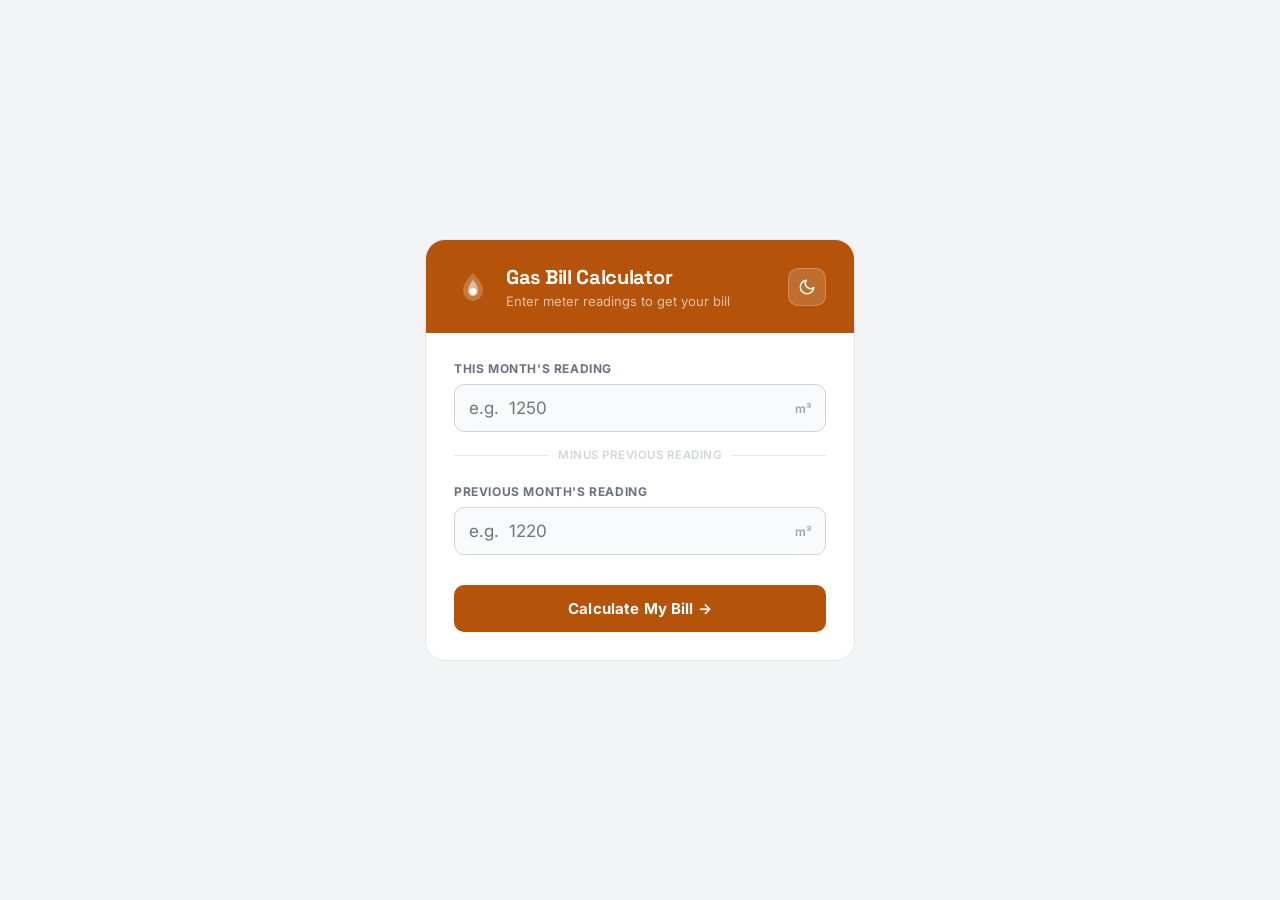
<file: index.html>
<!DOCTYPE html>
<html lang="en">
<head>
  <meta charset="UTF-8" />
  <meta name="viewport" content="width=device-width, initial-scale=1.0" />
  <title>Gas Bill Calculator</title>
  <link href="https://fonts.googleapis.com/css2?family=Inter:wght@400;500;600;700&family=Space+Grotesk:wght@600;700&display=swap" rel="stylesheet" />
  <style>
    *, *::before, *::after { box-sizing: border-box; margin: 0; padding: 0; }

    body {
      min-height: 100vh;
      background: #F3F4F6;
      display: flex;
      align-items: center;
      justify-content: center;
      font-family: 'Inter', system-ui, -apple-system, sans-serif;
      padding: 24px 16px;
      color: #111827;
      transition: background 0.25s, color 0.25s;
    }

    /* ── Card ── */
    #gbc-card {
      background: #fff;
      border-radius: 20px;
      width: 100%;
      max-width: 430px;
      border: 1px solid #E5E7EB;
      overflow: hidden;
      transition: background 0.25s, border-color 0.25s;
    }

    /* ── Header ── */
    #gbc-header {
      background: #B45309;
      padding: 24px 28px;
      display: flex;
      align-items: center;
      gap: 14px;
    }

    #gbc-header-text {
      flex: 1;
    }

    #gbc-header-text h2 {
      font-family: 'Space Grotesk', sans-serif;
      color: #fff;
      font-size: 20px;
      letter-spacing: -0.3px;
    }

    #gbc-header-text p {
      color: rgba(255,255,255,0.65);
      font-size: 13px;
      margin-top: 3px;
    }

    /* ── Theme Toggle Button ── */
    #gbc-theme-btn {
      background: rgba(255, 255, 255, 0.16);
      border: 1px solid rgba(255, 255, 255, 0.22);
      border-radius: 10px;
      width: 38px;
      height: 38px;
      display: flex;
      align-items: center;
      justify-content: center;
      cursor: pointer;
      color: #fff;
      flex-shrink: 0;
      transition: background 0.18s, transform 0.1s;
    }

    #gbc-theme-btn:hover { background: rgba(255, 255, 255, 0.26); }
    #gbc-theme-btn:active { transform: scale(0.95); }

    #icon-sun { display: none; }
    #icon-moon { display: block; }
    body.dark-mode #icon-sun { display: block; }
    body.dark-mode #icon-moon { display: none; }

    /* ── Body ── */
    #gbc-body { padding: 28px 28px 8px; }

    /* ── Fields ── */
    .gbc-field { margin-bottom: 22px; }

    .gbc-label {
      font-size: 12px;
      font-weight: 700;
      color: #6B7280;
      letter-spacing: 0.6px;
      text-transform: uppercase;
      margin-bottom: 8px;
      transition: color 0.25s;
    }

    .gbc-input-wrap { position: relative; }

    .gbc-input {
      width: 100%;
      padding: 13px 52px 13px 14px;
      border: 1.5px solid #D1D5DB;
      border-radius: 10px;
      font-size: 17px;
      font-family: 'Inter', sans-serif;
      color: #111827;
      background: #F9FAFB;
      outline: none;
      transition: border-color 0.18s, background 0.18s, box-shadow 0.18s, color 0.18s;
      -moz-appearance: textfield;
    }

    .gbc-input::-webkit-outer-spin-button,
    .gbc-input::-webkit-inner-spin-button { -webkit-appearance: none; }

    .gbc-input:focus {
      border-color: #B45309;
      background: #fff;
      box-shadow: 0 0 0 3px rgba(180, 83, 9, 0.12);
    }

    .gbc-input.gbc-error {
      border-color: #DC2626;
      background: #FEF2F2;
    }

    .gbc-input-unit {
      position: absolute;
      right: 14px;
      top: 50%;
      transform: translateY(-50%);
      font-size: 12px;
      font-weight: 600;
      color: #9CA3AF;
      pointer-events: none;
    }

    .gbc-err {
      font-size: 12px;
      color: #DC2626;
      margin-top: 6px;
      display: none;
    }

    /* ── Divider ── */
    .gbc-sub-divider {
      display: flex;
      align-items: center;
      gap: 10px;
      font-size: 11.5px;
      font-weight: 600;
      color: #D1D5DB;
      letter-spacing: 0.5px;
      text-transform: uppercase;
      margin: -6px 0 22px;
      transition: color 0.25s;
    }

    .gbc-sub-divider::before, .gbc-sub-divider::after {
      content: '';
      flex: 1;
      height: 1px;
      background: #E5E7EB;
      transition: background 0.25s;
    }

    /* ── Button ── */
    #gbc-btn {
      display: block;
      width: calc(100% - 56px);
      margin: 0 28px 28px;
      padding: 14px;
      background: #B45309;
      color: #fff;
      font-size: 15px;
      font-weight: 700;
      font-family: 'Inter', sans-serif;
      border: none;
      border-radius: 10px;
      cursor: pointer;
      transition: background 0.15s, transform 0.1s;
      letter-spacing: 0.15px;
    }

    #gbc-btn:hover  { background: #92400E; }
    #gbc-btn:active { transform: scale(0.99); }

    /* ── Result panel ── */
    #gbc-result {
      margin: 0 28px 28px;
      border-radius: 14px;
      background: #F0FDF4;
      border: 1px solid #BBF7D0;
      overflow: hidden;
      display: none;
      transition: background 0.25s, border-color 0.25s;
    }

    #gbc-result.gbc-show {
      display: block;
      animation: gbc-in 0.28s cubic-bezier(.22,.68,0,1.2);
    }

    @keyframes gbc-in {
      from { opacity: 0; transform: translateY(12px) scale(0.98); }
      to   { opacity: 1; transform: translateY(0)    scale(1); }
    }

    #gbc-result-rows { padding: 18px 20px; }

    .gbc-row {
      display: flex;
      justify-content: space-between;
      align-items: center;
      padding: 5px 0;
    }

    .gbc-rl { font-size: 13.5px; color: #166534; }
    .gbc-rv { font-size: 13.5px; color: #14532D; font-weight: 600; }

    .gbc-result-hr { height: 1px; background: #86EFAC; margin: 12px 0; }

    .gbc-total {
      display: flex;
      justify-content: space-between;
      align-items: baseline;
    }

    .gbc-total-lbl {
      font-size: 12px;
      font-weight: 700;
      color: #15803D;
      letter-spacing: 0.6px;
      text-transform: uppercase;
    }

    #gbc-amount {
      font-family: 'Space Grotesk', sans-serif;
      font-size: 36px;
      font-weight: 700;
      color: #14532D;
      letter-spacing: -1.5px;
    }

    #gbc-amount .sym { font-size: 24px; letter-spacing: 0; }

    #gbc-reset-btn {
      display: flex;
      align-items: center;
      justify-content: center;
      gap: 7px;
      width: 100%;
      padding: 11px;
      background: transparent;
      border: none;
      border-top: 1px solid #BBF7D0;
      color: #15803D;
      font-size: 13px;
      font-weight: 600;
      font-family: 'Inter', sans-serif;
      cursor: pointer;
      transition: background 0.15s, border-color 0.25s, color 0.25s;
    }

    #gbc-reset-btn:hover { background: rgba(134,239,172,0.2); }

    /* ── Dark Mode Overrides ── */
    body.dark-mode {
      background: #111827;
      color: #F9FAFB;
    }

    body.dark-mode #gbc-card {
      background: #1F2937;
      border-color: #374151;
    }

    body.dark-mode .gbc-label {
      color: #9CA3AF;
    }

    body.dark-mode .gbc-input {
      background: #374151;
      border-color: #4B5563;
      color: #F9FAFB;
    }

    body.dark-mode .gbc-input::placeholder {
      color: #6B7280;
    }

    body.dark-mode .gbc-input:focus {
      border-color: #D97706;
      background: #1F2937;
      box-shadow: 0 0 0 3px rgba(217, 119, 6, 0.25);
    }

    body.dark-mode .gbc-input.gbc-error {
      border-color: #EF4444;
      background: rgba(127, 29, 29, 0.3);
    }

    body.dark-mode .gbc-err {
      color: #F87171;
    }

    body.dark-mode .gbc-sub-divider {
      color: #6B7280;
    }

    body.dark-mode .gbc-sub-divider::before,
    body.dark-mode .gbc-sub-divider::after {
      background: #374151;
    }

    body.dark-mode #gbc-result {
      background: #064E3B;
      border-color: #065F46;
    }

    body.dark-mode .gbc-rl { color: #A7F3D0; }
    body.dark-mode .gbc-rv { color: #ECFDF5; }
    body.dark-mode .gbc-result-hr { background: #047857; }
    body.dark-mode .gbc-total-lbl { color: #6EE7B7; }
    body.dark-mode #gbc-amount { color: #ECFDF5; }

    body.dark-mode #gbc-reset-btn {
      border-top-color: #065F46;
      color: #6EE7B7;
    }

    body.dark-mode #gbc-reset-btn:hover {
      background: rgba(6, 95, 70, 0.5);
    }

    /* ── Mobile ── */
    @media (max-width: 480px) {
      #gbc-card { border-radius: 16px; }
      #gbc-header { padding: 20px 20px; }
      #gbc-body { padding: 22px 20px 8px; }
      #gbc-btn { width: calc(100% - 40px); margin: 0 20px 22px; }
      #gbc-result { margin: 0 20px 22px; }
    }
  </style>
</head>
<body>

<div id="gbc-card">

  <!-- Header -->
  <div id="gbc-header">
    <svg width="38" height="38" viewBox="0 0 38 38" fill="none" aria-hidden="true">
      <path d="M19 5C19 5 9 14.5 9 22C9 27.5228 13.4772 33 19 33C24.5228 33 29 27.5228 29 22C29 14.5 19 5 19 5Z" fill="rgba(255,255,255,0.22)"/>
      <path d="M19 12C19 12 14 18 14 22.5C14 25.538 16.2386 28 19 28C21.7614 28 24 25.538 24 22.5C24 18 19 12 19 12Z" fill="rgba(255,255,255,0.50)"/>
      <circle cx="19" cy="23.5" r="3.5" fill="rgba(255,255,255,0.9)"/>
    </svg>
    <div id="gbc-header-text">
      <h2>Gas Bill Calculator</h2>
      <p>Enter meter readings to get your bill</p>
    </div>
    <button id="gbc-theme-btn" onclick="toggleTheme()" aria-label="Toggle dark mode" title="Toggle theme">
      <!-- Moon icon (shows in light mode) -->
      <svg id="icon-moon" width="18" height="18" viewBox="0 0 24 24" fill="none" stroke="currentColor" stroke-width="2" stroke-linecap="round" stroke-linejoin="round">
        <path d="M21 12.79A9 9 0 1 1 11.21 3 7 7 0 0 0 21 12.79z"/>
      </svg>
      <!-- Sun icon (shows in dark mode) -->
      <svg id="icon-sun" width="18" height="18" viewBox="0 0 24 24" fill="none" stroke="currentColor" stroke-width="2" stroke-linecap="round" stroke-linejoin="round">
        <circle cx="12" cy="12" r="5"/>
        <line x1="12" y1="1" x2="12" y2="3"/>
        <line x1="12" y1="21" x2="12" y2="23"/>
        <line x1="4.22" y1="4.22" x2="5.64" y2="5.64"/>
        <line x1="18.36" y1="18.36" x2="19.78" y2="19.78"/>
        <line x1="1" y1="12" x2="3" y2="12"/>
        <line x1="21" y1="12" x2="23" y2="12"/>
        <line x1="4.22" y1="19.78" x2="5.64" y2="18.36"/>
        <line x1="18.36" y1="5.64" x2="19.78" y2="4.22"/>
      </svg>
    </button>
  </div>

  <!-- Inputs -->
  <div id="gbc-body">

    <div class="gbc-field">
      <div class="gbc-label">This Month's Reading</div>
      <div class="gbc-input-wrap">
        <input id="gbc-cur" class="gbc-input" type="number" inputmode="decimal"
               placeholder="e.g.  1250" autocomplete="off" />
        <span class="gbc-input-unit">m³</span>
      </div>
      <div class="gbc-err" id="gbc-err-c"></div>
    </div>

    <div class="gbc-sub-divider">minus previous reading</div>

    <div class="gbc-field">
      <div class="gbc-label">Previous Month's Reading</div>
      <div class="gbc-input-wrap">
        <input id="gbc-prv" class="gbc-input" type="number" inputmode="decimal"
               placeholder="e.g.  1220" autocomplete="off" />
        <span class="gbc-input-unit">m³</span>
      </div>
      <div class="gbc-err" id="gbc-err-p"></div>
    </div>

  </div>

  <button id="gbc-btn" onclick="gbcCalc()">Calculate My Bill →</button>

  <!-- Result -->
  <div id="gbc-result">
    <div id="gbc-result-rows">
      <div class="gbc-row">
        <span class="gbc-rl">Units consumed</span>
        <span class="gbc-rv" id="gr-units">—</span>
      </div>
      <div class="gbc-row">
        <span class="gbc-rl">× Rate (60.29)</span>
        <span class="gbc-rv" id="gr-s1">—</span>
      </div>
      <div class="gbc-row">
        <span class="gbc-rl">× Factor (2.3)</span>
        <span class="gbc-rv" id="gr-s2">—</span>
      </div>
      <div class="gbc-result-hr"></div>
      <div class="gbc-total">
        <span class="gbc-total-lbl">Total Bill</span>
        <span id="gbc-amount"><span class="sym">₹</span><span id="gr-final">0.00</span></span>
      </div>
    </div>
    <button id="gbc-reset-btn" onclick="gbcReset()">
      <svg width="14" height="14" viewBox="0 0 14 14" fill="none" aria-hidden="true">
        <path d="M2 7a5 5 0 1 0 .9-2.9" stroke="currentColor" stroke-width="1.4" stroke-linecap="round"/>
        <path d="M2 3v4h4"               stroke="currentColor" stroke-width="1.4" stroke-linecap="round" stroke-linejoin="round"/>
      </svg>
      Reset &amp; calculate again
    </button>
  </div>

</div>

<script>
  const $ = id => document.getElementById(id);

  // Load saved theme preference immediately
  if (localStorage.getItem('gbc-theme') === 'dark') {
    document.body.classList.add('dark-mode');
  }

  function toggleTheme() {
    const isDark = document.body.classList.toggle('dark-mode');
    localStorage.setItem('gbc-theme', isDark ? 'dark' : 'light');
  }

  function gbcCalc() {
    const cIn = $('gbc-cur'), pIn = $('gbc-prv');
    const cErr = $('gbc-err-c'), pErr = $('gbc-err-p');

    [cIn, pIn].forEach(el => el.classList.remove('gbc-error'));
    [cErr, pErr].forEach(el => { el.style.display = 'none'; el.textContent = ''; });

    const c = parseFloat(cIn.value);
    const p = parseFloat(pIn.value);
    let ok = true;

    if (cIn.value.trim() === '' || isNaN(c)) {
      cIn.classList.add('gbc-error');
      cErr.textContent = 'Enter this month\'s meter reading.';
      cErr.style.display = 'block';
      ok = false;
    }

    if (pIn.value.trim() === '' || isNaN(p)) {
      pIn.classList.add('gbc-error');
      pErr.textContent = 'Enter last month\'s meter reading.';
      pErr.style.display = 'block';
      ok = false;
    }

    if (ok && c < p) {
      cIn.classList.add('gbc-error');
      cErr.textContent = 'Current reading can\'t be less than previous.';
      cErr.style.display = 'block';
      ok = false;
    }

    if (!ok) return;

    const units = c - p;
    const s1    = units * 60.29;
    const s2    = s1    * 2.3;

    $('gr-units').textContent = units.toFixed(2) + ' m³';
    $('gr-s1').textContent    = '₹ ' + s1.toFixed(2);
    $('gr-s2').textContent    = '₹ ' + s2.toFixed(2);
    $('gr-final').textContent = s2.toFixed(2);

    const panel = $('gbc-result');
    panel.classList.remove('gbc-show');
    void panel.offsetWidth;
    panel.classList.add('gbc-show');
  }

  function gbcReset() {
    ['gbc-cur','gbc-prv'].forEach(id => { $(id).value = ''; $(id).classList.remove('gbc-error'); });
    ['gbc-err-c','gbc-err-p'].forEach(id => { $(id).style.display = 'none'; $(id).textContent = ''; });
    $('gbc-result').classList.remove('gbc-show');
    $('gbc-cur').focus();
  }

  document.addEventListener('keydown', e => { if (e.key === 'Enter') gbcCalc(); });
</script>

</body>
</html>
</file>
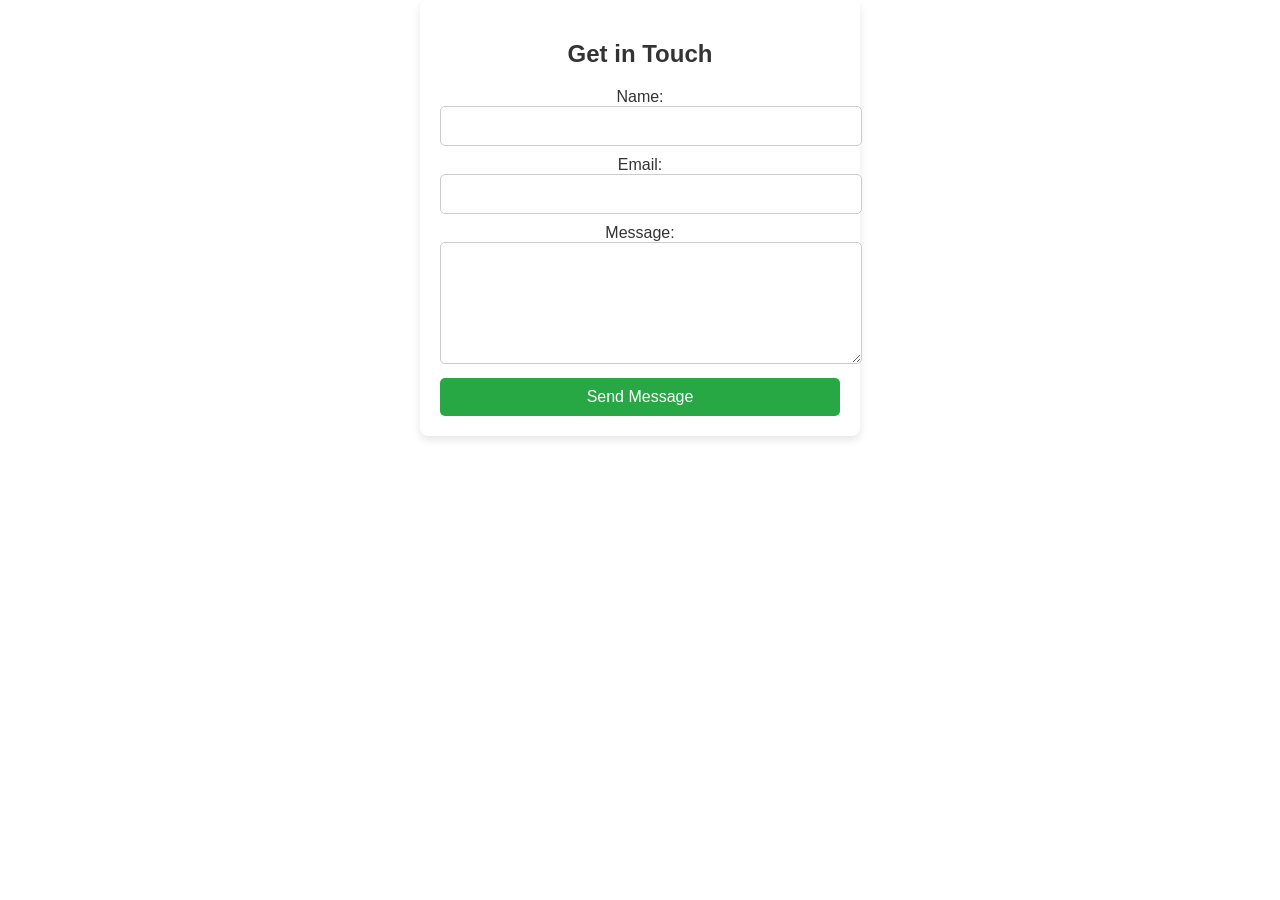
<file: contact.html>
<!DOCTYPE html>
<html lang="en">
<head>
    <form action="https://formsubmit.co/mikhaelmathews@gmail.com" method="POST">
    <meta charset="UTF-8">
    <meta name="viewport" content="width=device-width, initial-scale=1.0">
    <title>Contact Us</title>
    <link rel="stylesheet" href="styles.css">
</head>
<body>
    <div class="contact-container">
        <h2>Get in Touch</h2>
        <form action="send_email.php" method="POST">
            <label for="name">Name:</label>
            <input type="text" id="name" name="name" required>

            <label for="email">Email:</label>
            <input type="email" id="email" name="email" required>

            <label for="message">Message:</label>
            <textarea id="message" name="message" required></textarea>

            <button type="submit">Send Message</button>
        </form>
    </div>
</body>
</html>
</file>
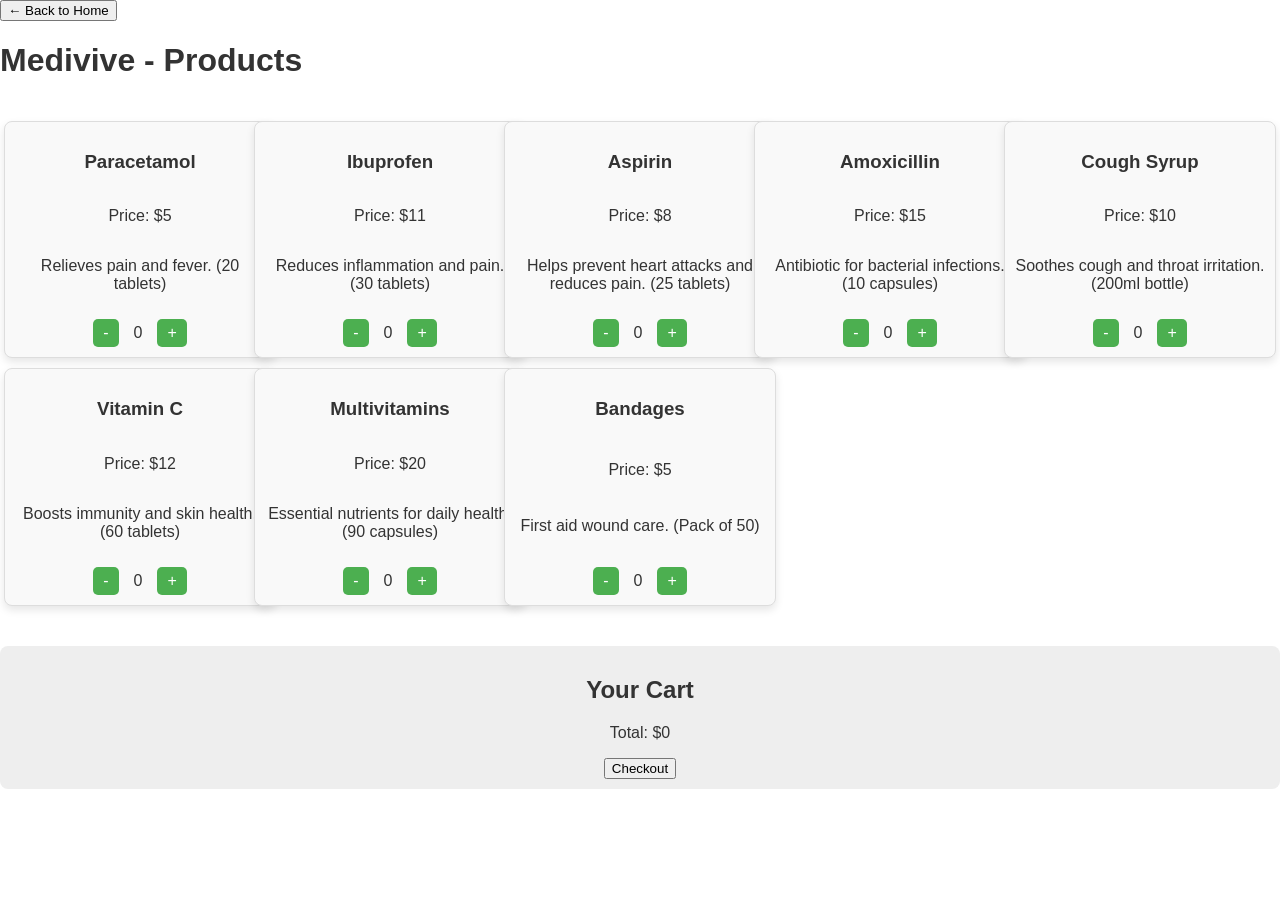
<file: products.html>
<!DOCTYPE html>
<html lang="en">
<head>
    <meta charset="UTF-8">
    <meta name="viewport" content="width=device-width, initial-scale=1.0">
    <title>Medivive - Products</title>
    <link rel="stylesheet" href="styles.css">
    <style>
        .products-container {
            display: grid;
            grid-template-columns: repeat(auto-fit, minmax(200px, 1fr));
            gap: 10px;
            padding: 20px;
        }
        .product {
            border: 1px solid #ddd;
            padding: 10px;
            border-radius: 8px;
            text-align: center;
            background-color: #f9f9f9;
        }
        .quantity-control {
            display: flex;
            justify-content: center;
            align-items: center;
            margin-top: 10px;
        }
        .quantity-btn {
            background-color: #4CAF50;
            color: white;
            border: none;
            padding: 5px 10px;
            cursor: pointer;
            margin: 0 5px;
            font-size: 16px;
            border-radius: 5px;
        }
        .cart-container {
            margin-top: 20px;
            padding: 10px;
            background: #eee;
            border-radius: 8px;
            text-align: center;
        }
    </style>
</head>
<body>
    <button onclick="goHome()" class="back-button">← Back to Home</button>

    <h1>Medivive - Products</h1>
    <div class="products-container">

        <!-- Product List -->
        <div class="product">
            <h3>Paracetamol</h3>
            <p>Price: $5</p>
            <p>Relieves pain and fever. (20 tablets)</p>
            <div class="quantity-control">
                <button class="quantity-btn" onclick="updateQuantity('Paracetamol', 5, 'decrease')">-</button>
                <span id="quantity-Paracetamol">0</span>
                <button class="quantity-btn" onclick="updateQuantity('Paracetamol', 5, 'increase')">+</button>
            </div>
        </div>

        <div class="product">
            <h3>Ibuprofen</h3>
            <p>Price: $11</p>
            <p>Reduces inflammation and pain. (30 tablets)</p>
            <div class="quantity-control">
                <button class="quantity-btn" onclick="updateQuantity('Ibuprofen', 11, 'decrease')">-</button>
                <span id="quantity-Ibuprofen">0</span>
                <button class="quantity-btn" onclick="updateQuantity('Ibuprofen', 11, 'increase')">+</button>
            </div>
        </div>

        <div class="product">
            <h3>Aspirin</h3>
            <p>Price: $8</p>
            <p>Helps prevent heart attacks and reduces pain. (25 tablets)</p>
            <div class="quantity-control">
                <button class="quantity-btn" onclick="updateQuantity('Aspirin', 8, 'decrease')">-</button>
                <span id="quantity-Aspirin">0</span>
                <button class="quantity-btn" onclick="updateQuantity('Aspirin', 8, 'increase')">+</button>
            </div>
        </div>

        <div class="product">
            <h3>Amoxicillin</h3>
            <p>Price: $15</p>
            <p>Antibiotic for bacterial infections. (10 capsules)</p>
            <div class="quantity-control">
                <button class="quantity-btn" onclick="updateQuantity('Amoxicillin', 15, 'decrease')">-</button>
                <span id="quantity-Amoxicillin">0</span>
                <button class="quantity-btn" onclick="updateQuantity('Amoxicillin', 15, 'increase')">+</button>
            </div>
        </div>

        <div class="product">
            <h3>Cough Syrup</h3>
            <p>Price: $10</p>
            <p>Soothes cough and throat irritation. (200ml bottle)</p>
            <div class="quantity-control">
                <button class="quantity-btn" onclick="updateQuantity('Cough Syrup', 10, 'decrease')">-</button>
                <span id="quantity-Cough Syrup">0</span>
                <button class="quantity-btn" onclick="updateQuantity('Cough Syrup', 10, 'increase')">+</button>
            </div>
        </div>

        <div class="product">
            <h3>Vitamin C</h3>
            <p>Price: $12</p>
            <p>Boosts immunity and skin health. (60 tablets)</p>
            <div class="quantity-control">
                <button class="quantity-btn" onclick="updateQuantity('Vitamin C', 12, 'decrease')">-</button>
                <span id="quantity-VitaminC">0</span>
                <button class="quantity-btn" onclick="updateQuantity('Vitamin C', 12, 'increase')">+</button>
            </div>
        </div>

        <div class="product">
            <h3>Multivitamins</h3>
            <p>Price: $20</p>
            <p>Essential nutrients for daily health. (90 capsules)</p>
            <div class="quantity-control">
                <button class="quantity-btn" onclick="updateQuantity('Multivitamins', 20, 'decrease')">-</button>
                <span id="quantity-Multivitamins">0</span>
                <button class="quantity-btn" onclick="updateQuantity('Multivitamins', 20, 'increase')">+</button>
            </div>
        </div>

        <div class="product">
            <h3>Bandages</h3>
            <p>Price: $5</p>
            <p>First aid wound care. (Pack of 50)</p>
            <div class="quantity-control">
                <button class="quantity-btn" onclick="updateQuantity('Bandages', 5, 'decrease')">-</button>
                <span id="quantity-Bandages">0</span>
                <button class="quantity-btn" onclick="updateQuantity('Bandages', 5, 'increase')">+</button>
            </div>
        </div>
    </div>

    <!-- Cart Section -->
    <div class="cart-container">
        <h2>Your Cart</h2>
        <ul id="cart-items"></ul>
        <p id="total-price">Total: $0</p>
        <button class="cart-button" onclick="checkout()">Checkout</button>
    </div>

    <script src="script.js"></script>
</body>
</html>
</file>
<file: styles.css>
/* MediVive Pharmacy Website - Optimized Green & White Theme */

:root {
    --primary-color: #2E7D32; /* Deep Green */
    --secondary-color: #A5D6A7; /* Light Green */
    --background-color: #ffffff; /* White */
    --text-color: #333333; /* Dark Gray */
    --border-radius: 8px;
    --transition: 0.3s ease-in-out;
}

body {
    font-family: 'Poppins', Arial, sans-serif;
    margin: 0;
    padding: 0;
    background-color: var(--background-color);
    color: var(--text-color);
}

header {
    background-color: var(--primary-color);
    color: white;
    text-align: center;
    padding: 20px;
    font-size: 24px;
    font-weight: bold;
}

nav {
    display: flex;
    justify-content: center;
    background-color: var(--secondary-color);
    padding: 10px 0;
}

nav a {
    color: var(--primary-color);
    text-decoration: none;
    padding: 10px 20px;
    font-size: 18px;
    font-weight: bold;
    transition: var(--transition);
}

nav a:hover {
    background-color: var(--primary-color);
    color: white;
    border-radius: var(--border-radius);
}

.container {
    width: 80%;
    margin: 20px auto;
    padding: 20px;
    background-color: white;
    box-shadow: 0 0 10px rgba(0, 0, 0, 0.1);
    border-radius: var(--border-radius);
}

.button {
    background-color: var(--primary-color);
    color: white;
    padding: 10px 20px;
    text-decoration: none;
    border-radius: var(--border-radius);
    display: inline-block;
    transition: var(--transition);
}

.button:hover {
    background-color: #1B5E20;
}

section {
    padding: 20px;
    max-width: 900px;
    margin: auto;
    text-align: center;
}

footer {
    background-color: var(--primary-color);
    color: white;
    text-align: center;
    padding: 10px 0;
    position: relative;
    width: 100%;
}

/* Product Grid */
.products-container {
    display: grid;
    grid-template-columns: repeat(auto-fit, minmax(250px, 1fr));
    gap: 20px;
    padding: 20px;
    justify-items: center;
}

/* Product Card */
.product {
    background: white;
    border-radius: var(--border-radius);
    padding: 15px;
    text-align: center;
    width: 250px;
    box-shadow: 0 4px 8px rgba(0, 0, 0, 0.1);
    display: flex;
    flex-direction: column;
    justify-content: space-between;
}

.product img {
    width: 100%;
    height: 150px;
    border-radius: 5px;
    object-fit: cover;
}

.desc {
    font-size: 14px;
    color: #555;
}

.price {
    font-size: 18px;
    color: green;
    font-weight: bold;
}

/* Quantity Controls */
.quantity-control {
    display: flex;
    justify-content: center;
    align-items: center;
    gap: 10px;
    margin-top: 10px;
}

.quantity-btn {
    background-color: #388e3c;
    color: white;
    border: none;
    padding: 8px 12px;
    border-radius: 5px;
    font-size: 16px;
    cursor: pointer;
}

/* Add to Cart Button */
.add-to-cart {
    background-color: #ff9800;
    color: white;
    border: none;
    padding: 10px;
    border-radius: 5px;
    width: 100%;
    cursor: pointer;
}

/* Contact Page */
.contact-container {
    background: white;
    padding: 20px;
    border-radius: var(--border-radius);
    box-shadow: 0 4px 8px rgba(0, 0, 0, 0.1);
    width: 400px;
    text-align: center;
    margin: auto;
}

.contact-container input,
.contact-container textarea {
    width: 100%;
    padding: 10px;
    margin-bottom: 10px;
    border: 1px solid #ccc;
    border-radius: 5px;
    font-size: 16px;
}

.contact-container textarea {
    height: 100px;
}

.contact-container button {
    width: 100%;
    background-color: #28a745;
    color: white;
    border: none;
    padding: 10px;
    font-size: 16px;
    border-radius: 5px;
    cursor: pointer;
}

.contact-container button:hover {
    background-color: #218838;
}
.contact-button {
    display: inline-block;
    margin-top: 20px;
    color: white;
    background-color: #2E7D32; /* Match theme color */
    padding: 10px 15px;
    text-decoration: none;
    border-radius: 5px;
    font-weight: bold;
    position: relative;
}

.contact-button:hover {
    background-color: #1B5E20;
}
</file>
